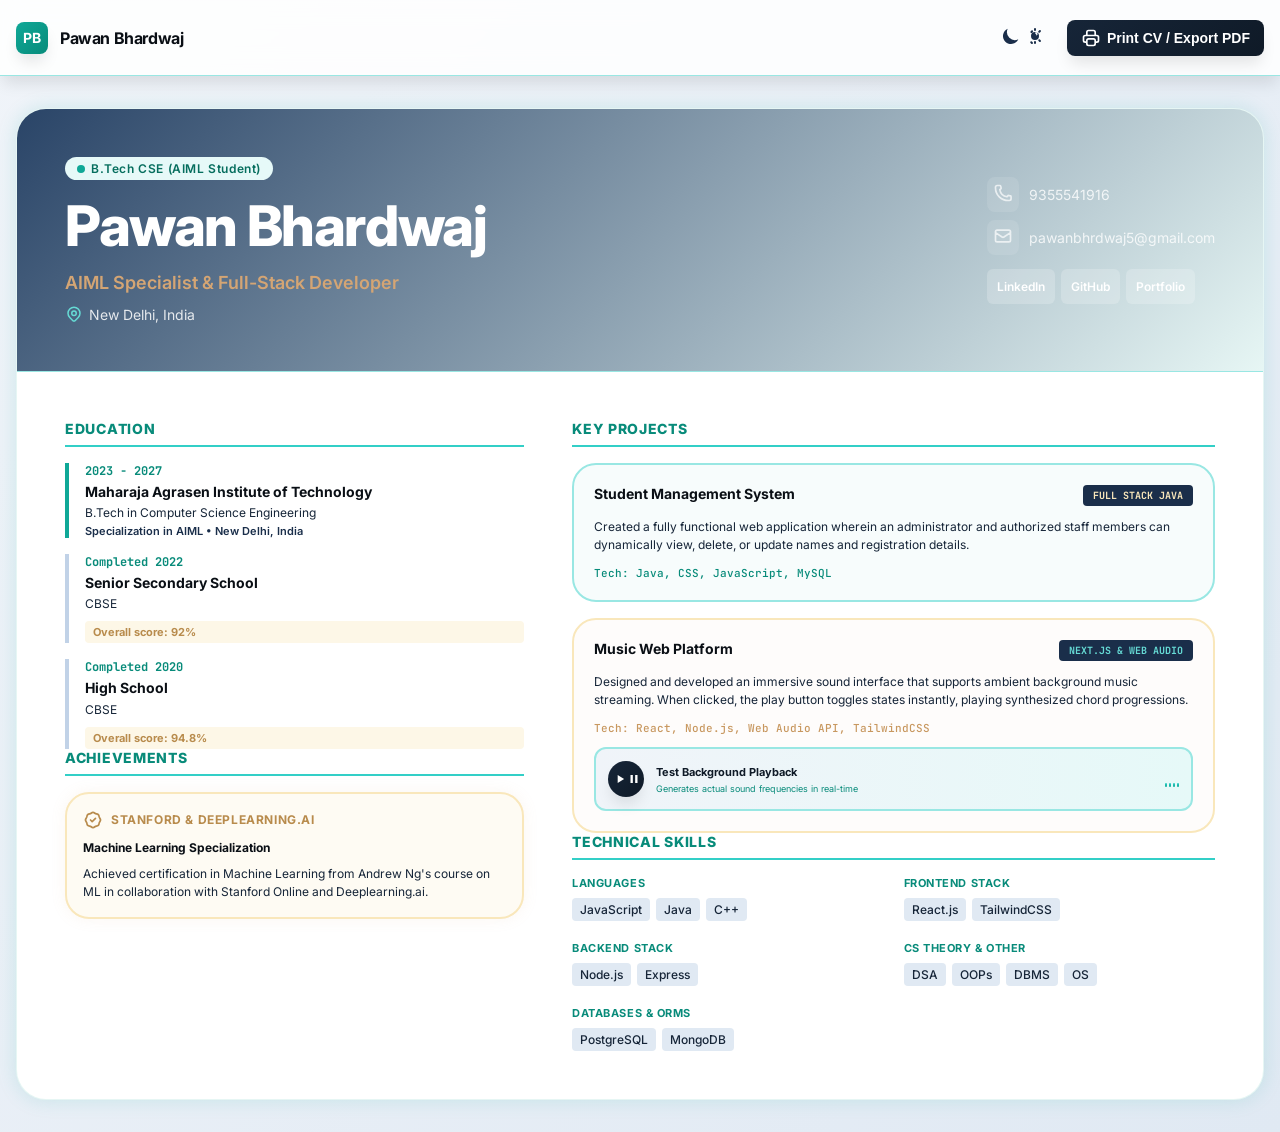
<file: index.html>
<!DOCTYPE html>
<html lang="en">
<head>
    <meta charset="UTF-8">
    <meta name="viewport" content="width=device-width, initial-scale=1.0">
    <title>Pawan Bhardwaj | AIML & Full-Stack Developer CV</title>
    
    <!-- External CSS Stylesheet -->
    <link rel="stylesheet" href="styles.css">
    
    <!-- Google Fonts: Inter & JetBrains Mono -->
    <link rel="preconnect" href="https://fonts.googleapis.com">
    <link rel="preconnect" href="https://fonts.gstatic.com" crossorigin>
    <link href="https://fonts.googleapis.com/css2?family=Inter:wght@300;400;500;600;700;800&family=JetBrains+Mono:wght@400;500;600&display=swap" rel="stylesheet">
</head>
<body>

    <!-- Top Sticky Header -->
    <header class="no-print">
        <div class="header-container">
            <!-- Logo & Brand -->
            <div class="logo-section">
                <div class="logo">PB</div>
                <span class="brand-name">Pawan Bhardwaj</span>
            </div>
            
            <!-- Controls -->
            <div class="controls">
                <!-- Theme Toggle -->
                <button onclick="toggleDarkMode()" class="theme-toggle" title="Toggle Light/Dark Theme">
                    <svg id="theme-dark-icon" class="icon hidden" fill="currentColor" viewBox="0 0 20 20">
                        <path d="M17.293 13.293A8 8 0 016.707 2.707a8.001 8.001 0 1010.586 10.586z"></path>
                    </svg>
                    <svg id="theme-light-icon" class="icon hidden" fill="currentColor" viewBox="0 0 20 20">
                        <path fill-rule="evenodd" d="M10 2a1 1 0 011 1v1a1 1 0 11-2 0V3a1 1 0 011-1zm4 8a4 4 0 11-8 0 4 4 0 018 0zm-.464 4.95l.707.707a1 1 0 001.414-1.414l-.707-.707a1 1 0 00-1.414 1.414zm2.12-10.607a1 1 0 010 1.414l-.707.707a1 1 0 11-1.414-1.414l.707-.707a1 1 0 011.414 0zM10 18a1 1 0 01-1-1v-1a1 1 0 112 0v1a1 1 0 01-1 1zm-4.464-2.464a1 1 0 011.414 0l.707.707a1 1 0 11-1.414 1.414l-.707-.707a1 1 0 010-1.414zm5.657-5.657a1 1 0 000-1.414l-.707-.707a1 1 0 11 1.414-1.414l.707.707a1 1 0 000 1.414zM5.678 6.678a1 1 0 010-1.414l.707-.707a1 1 0 111.414 1.414l-.707.707a1 1 0 01-1.414 0z" clip-rule="evenodd"></path>
                    </svg>
                </button>
                
                <!-- Print Button -->
                <button onclick="window.print()" class="print-btn">
                    <svg class="icon" fill="none" stroke="currentColor" viewBox="0 0 24 24">
                        <path stroke-linecap="round" stroke-linejoin="round" stroke-width="2" d="M17 17h2a2 2 0 002-2v-4a2 2 0 00-2-2H5a2 2 0 00-2 2v4a2 2 0 002 2h2m2 4h6a2 2 0 002-2v-4a2 2 0 00-2-2H9a2 2 0 00-2 2v4a2 2 0 002 2zm8-12V5a2 2 0 00-2-2H9a2 2 0 00-2 2v4h10z"></path>
                    </svg>
                    Print CV / Export PDF
                </button>
            </div>
        </div>
    </header>

    <!-- Toast Notifications -->
    <div id="toast" class="no-print"></div>

    <!-- Main Content -->
    <main>
        <div class="cv-container">
            
            <!-- CV Header Section -->
            <div class="cv-header">
                <div class="header-content">
                    
                    <!-- Identity Section -->
                    <div class="identity-section">
                        <div class="student-badge">
                            <span class="pulse-dot"></span>
                            B.Tech CSE (AIML Student)
                        </div>
                        <h1 class="name-title">Pawan Bhardwaj</h1>
                        <p class="subtitle">AIML Specialist & Full-Stack Developer</p>
                        <p class="location">
                            <svg class="location-icon" fill="none" stroke="currentColor" viewBox="0 0 24 24">
                                <path stroke-linecap="round" stroke-linejoin="round" stroke-width="2" d="M17.657 16.657L13.414 20.9a1.998 1.998 0 01-2.827 0l-4.244-4.243a8 8 0 1111.314 0z"></path>
                                <path stroke-linecap="round" stroke-linejoin="round" stroke-width="2" d="M15 11a3 3 0 11-6 0 3 3 0 016 0z"></path>
                            </svg>
                            New Delhi, India
                        </p>
                    </div>

                    <!-- Contact Section -->
                    <div class="contact-section">
                        <!-- Phone -->
                        <a href="tel:9355541916" class="contact-item">
                            <span class="contact-icon">
                                <svg class="icon" fill="none" stroke="currentColor" viewBox="0 0 24 24">
                                    <path stroke-linecap="round" stroke-linejoin="round" stroke-width="2" d="M3 5a2 2 0 012-2h3.28a1 1 0 01.94.725l.548 2.2a1 1 0 01-.321.988l-1.305.98a10.582 10.5 82 00 8.657 8.657l.98-1.305a1 1 0 01.988-.321l2.2.548a1 1 0 01.725.94V19a2 2 0 01-2 2h-1C9.716 21 3 14.284 3 6V5z"></path>
                                </svg>
                            </span>
                            <span>9355541916</span>
                        </a>
                        
                        <!-- Email -->
                        <a href="mailto:pawanbhrdwaj5@gmail.com" class="contact-item">
                            <span class="contact-icon">
                                <svg class="icon" fill="none" stroke="currentColor" viewBox="0 0 24 24">
                                    <path stroke-linecap="round" stroke-linejoin="round" stroke-width="2" d="M3 8l7.89 5.26a2 2 0 002.22 0L21 8M5 19h14a2 2 0 002-2V7a2 2 0 00-2-2H5a2 2 0 00-2 2v10a2 2 0 002 2z"></path>
                                </svg>
                            </span>
                            <span>pawanbhrdwaj5@gmail.com</span>
                        </a>
                        
                        <!-- Social Links -->
                        <div class="social-links no-print">
                            <a href="https://linkedin.com" target="_blank" class="social-link">LinkedIn</a>
                            <a href="https://github.com" target="_blank" class="social-link">GitHub</a>
                            <a href="#" class="social-link">Portfolio</a>
                        </div>
                    </div>

                </div>
            </div>

            <!-- Content Grid -->
            <div class="content-grid">
                
                <!-- Left Column -->
                <div>
                    
                    <!-- Education Section -->
                    <div class="section">
                        <h2 class="section-title">Education</h2>
                        
                        <div class="education-item">
                            <span class="year">2023 - 2027</span>
                            <h3 class="institution">Maharaja Agrasen Institute of Technology</h3>
                            <p class="degree">B.Tech in Computer Science Engineering</p>
                            <p class="specialization">Specialization in AIML • New Delhi, India</p>
                        </div>

                        <div class="education-item inactive">
                            <span class="year">Completed 2022</span>
                            <h3 class="institution">Senior Secondary School</h3>
                            <p class="degree">CBSE</p>
                            <span class="score-badge">Overall score: 92%</span>
                        </div>

                        <div class="education-item inactive">
                            <span class="year">Completed 2020</span>
                            <h3 class="institution">High School</h3>
                            <p class="degree">CBSE</p>
                            <span class="score-badge">Overall score: 94.8%</span>
                        </div>
                    </div>

                    <!-- Achievements Section -->
                    <div class="section">
                        <h2 class="section-title">Achievements</h2>
                        
                        <div class="achievement-card">
                            <div class="achievement-header">
                                <svg class="achievement-icon" fill="none" stroke="currentColor" viewBox="0 0 24 24">
                                    <path stroke-linecap="round" stroke-linejoin="round" stroke-width="2" d="M9 12l2 2 4-4M7.835 4.697a3.42 3.42 0 001.946-.806 3.42 3.42 0 014.438 0 3.42 3.42 0 001.946.806 3.42 3.42 0 013.138 3.138 3.42 3.42 0 00.806 1.946 3.42 3.42 0 010 4.438 3.42 3.42 0 00-.806 1.946 3.42 3.42 0 01-3.138 3.138 3.42 3.42 0 00-1.946.806 3.42 3.42 0 01-4.438 0 3.42 3.42 0 00-1.946-.806 3.42 3.42 0 01-3.138-3.138 3.42 3.42 0 00-.806-1.946 3.42 3.42 0 010-4.438 3.42 3.42 0 00.806-1.946 3.42 3.42 0 013.138-3.138z"></path>
                                </svg>
                                <span class="achievement-org">Stanford & DeepLearning.AI</span>
                            </div>
                            <h3 class="achievement-title">Machine Learning Specialization</h3>
                            <p class="achievement-desc">
                                Achieved certification in Machine Learning from Andrew Ng's course on ML in collaboration with Stanford Online and Deeplearning.ai.
                            </p>
                        </div>
                    </div>

                </div>

                <!-- Right Column -->
                <div>
                    
                    <!-- Projects Section -->
                    <div class="section">
                        <h2 class="section-title">Key Projects</h2>
                        
                        <!-- Project 1 -->
                        <div class="project-card">
                            <div class="project-header">
                                <h3 class="project-title">Student Management System</h3>
                                <span class="tech-badge">Full Stack Java</span>
                            </div>
                            <p class="project-desc">
                                Created a fully functional web application wherein an administrator and authorized staff members can dynamically view, delete, or update names and registration details.
                            </p>
                            <p class="project-tech">Tech: Java, CSS, JavaScript, MySQL</p>
                        </div>

                        <!-- Project 2 -->
                        <div class="project-card gold">
                            <div class="project-header">
                                <h3 class="project-title">Music Web Platform</h3>
                                <span class="tech-badge teal">Next.js & Web Audio</span>
                            </div>
                            <p class="project-desc">
                                Designed and developed an immersive sound interface that supports ambient background music streaming. When clicked, the play button toggles states instantly, playing synthesized chord progressions.
                            </p>
                            <p class="project-tech gold">Tech: React, Node.js, Web Audio API, TailwindCSS</p>

                            <!-- Audio Demo Widget -->
                            <div class="audio-demo no-print">
                                <div class="audio-controls">
                                    <button onclick="toggleAudio()" id="audio-ctrl-btn" class="play-btn">
                                        <svg id="play-svg" class="play-icon" fill="currentColor" viewBox="0 0 24 24"><path d="M8 5v14l11-7z"/></svg>
                                        <svg id="pause-svg" class="pause-icon hidden" fill="currentColor" viewBox="0 0 24 24"><path d="M6 19h4V5H6v14zm8-14v14h4V5h-4z"/></svg>
                                    </button>
                                    <div class="audio-info">
                                        <p class="audio-title">Test Background Playback</p>
                                        <p class="audio-subtitle">Generates actual sound frequencies in real-time</p>
                                    </div>
                                </div>
                                <div class="visualizer">
                                    <span class="viz-bar"></span>
                                    <span class="viz-bar"></span>
                                    <span class="viz-bar"></span>
                                    <span class="viz-bar"></span>
                                </div>
                            </div>
                        </div>
                    </div>

                    <!-- Technical Skills Section -->
                    <div class="section">
                        <h2 class="section-title">Technical Skills</h2>
                        
                        <div class="skills-grid">
                            <div class="skill-category">
                                <div class="category-title">Languages</div>
                                <div class="skill-tags">
                                    <span class="skill-tag">JavaScript</span>
                                    <span class="skill-tag">Java</span>
                                    <span class="skill-tag">C++</span>
                                </div>
                            </div>

                            <div class="skill-category">
                                <div class="category-title">Frontend Stack</div>
                                <div class="skill-tags">
                                    <span class="skill-tag">React.js</span>
                                    <span class="skill-tag">TailwindCSS</span>
                                </div>
                            </div>

                            <div class="skill-category">
                                <div class="category-title">Backend Stack</div>
                                <div class="skill-tags">
                                    <span class="skill-tag">Node.js</span>
                                    <span class="skill-tag">Express</span>
                                </div>
                            </div>

                            <div class="skill-category">
                                <div class="category-title">CS Theory & Other</div>
                                <div class="skill-tags">
                                    <span class="skill-tag">DSA</span>
                                    <span class="skill-tag">OOPs</span>
                                    <span class="skill-tag">DBMS</span>
                                    <span class="skill-tag">OS</span>
                                </div>
                            </div>

                            <div class="skill-category">
                                <div class="category-title">Databases & ORMs</div>
                                <div class="skill-tags">
                                    <span class="skill-tag">PostgreSQL</span>
                                    <span class="skill-tag">MongoDB</span>
                                </div>
                            </div>
                        </div>
                    </div>

                </div>

            </div>

        </div>
    </main>

    <!-- JavaScript -->
    <script>
        // Initialize theme
        window.addEventListener('DOMContentLoaded', () => {
            const darkIcon = document.getElementById('theme-dark-icon');
            const lightIcon = document.getElementById('theme-light-icon');
            
            if (localStorage.getItem('theme-pawan') === 'dark' || (!('theme-pawan' in localStorage) && window.matchMedia('(prefers-color-scheme: dark)').matches)) {
                document.body.classList.add('dark-mode');
                lightIcon.classList.remove('hidden');
            } else {
                darkIcon.classList.remove('hidden');
            }
        });

        // Theme Toggle
        function toggleDarkMode() {
            const body = document.body;
            const darkIcon = document.getElementById('theme-dark-icon');
            const lightIcon = document.getElementById('theme-light-icon');
            
            body.classList.toggle('dark-mode');
            
            if (body.classList.contains('dark-mode')) {
                localStorage.setItem('theme-pawan', 'dark');
                darkIcon.classList.add('hidden');
                lightIcon.classList.remove('hidden');
                showToast("🌙 Dark Theme Selected");
            } else {
                localStorage.setItem('theme-pawan', 'light');
                darkIcon.classList.remove('hidden');
                lightIcon.classList.add('hidden');
                showToast("☀️ Light Theme Selected");
            }
        }

        // Toast Notification
        function showToast(message) {
            const toast = document.getElementById('toast');
            toast.textContent = message;
            toast.classList.add('show');
            setTimeout(() => {
                toast.classList.remove('show');
            }, 2500);
        }

        // Audio Synthesizer
        let audioCtx = null;
        let mainGainNode = null;
        let ambientOscillator = null;
        let isPlayingAudio = false;
        let visualizerTimer = null;

        function toggleAudio() {
            const playIcon = document.getElementById('play-svg');
            const pauseIcon = document.getElementById('pause-svg');

            if (!isPlayingAudio) {
                if (!audioCtx) {
                    audioCtx = new (window.AudioContext || window.webkitAudioContext)();
                }

                audioCtx.resume().then(() => {
                    startAmbientEngine();
                    isPlayingAudio = true;
                    playIcon.classList.add('hidden');
                    pauseIcon.classList.remove('hidden');
                    startVisualizerMotion();
                    showToast("🎵 Synthesized sound playback initiated!");
                });
            } else {
                stopAmbientEngine();
                isPlayingAudio = false;
                playIcon.classList.remove('hidden');
                pauseIcon.classList.add('hidden');
                stopVisualizerMotion();
                showToast("🔇 Audio Synthesizer Muted");
            }
        }

        function startAmbientEngine() {
            if (!audioCtx) return;

            mainGainNode = audioCtx.createGain();
            mainGainNode.gain.setValueAtTime(0.04, audioCtx.currentTime);
            mainGainNode.connect(audioCtx.destination);

            synthesizeContinuousNotes();
        }

        function synthesizeContinuousNotes() {
            if (!isPlayingAudio) return;

            const rootChords = [261.63, 329.63, 392.00, 493.88];
            const activeFrequency = rootChords[Math.floor(Math.random() * rootChords.length)];

            ambientOscillator = audioCtx.createOscillator();
            ambientOscillator.type = 'triangle';
            ambientOscillator.frequency.setValueAtTime(activeFrequency, audioCtx.currentTime);

            const oscillatorGain = audioCtx.createGain();
            oscillatorGain.gain.setValueAtTime(0, audioCtx.currentTime);
            oscillatorGain.gain.linearRampToValueAtTime(0.04, audioCtx.currentTime + 0.4);
            oscillatorGain.gain.exponentialRampToValueAtTime(0.0001, audioCtx.currentTime + 1.8);

            ambientOscillator.connect(oscillatorGain);
            oscillatorGain.connect(mainGainNode);

            ambientOscillator.start();
            ambientOscillator.stop(audioCtx.currentTime + 1.9);

            setTimeout(synthesizeContinuousNotes, 1400 + Math.random() * 800);
        }

        function stopAmbientEngine() {
            if (ambientOscillator) {
                try {
                    ambientOscillator.stop();
                } catch (e) {}
            }
        }

        function startVisualizerMotion() {
            const bars = document.querySelectorAll('.viz-bar');
            visualizerTimer = setInterval(() => {
                bars.forEach(bar => {
                    const height = Math.floor(Math.random() * 14) + 4;
                    bar.style.height = `${height}px`;
                });
            }, 150);
        }

        function stopVisualizerMotion() {
            if (visualizerTimer) clearInterval(visualizerTimer);
            document.querySelectorAll('.viz-bar').forEach(bar => {
                bar.style.height = '4px';
            });
        }
    </script>

</body>
</html>
</file>
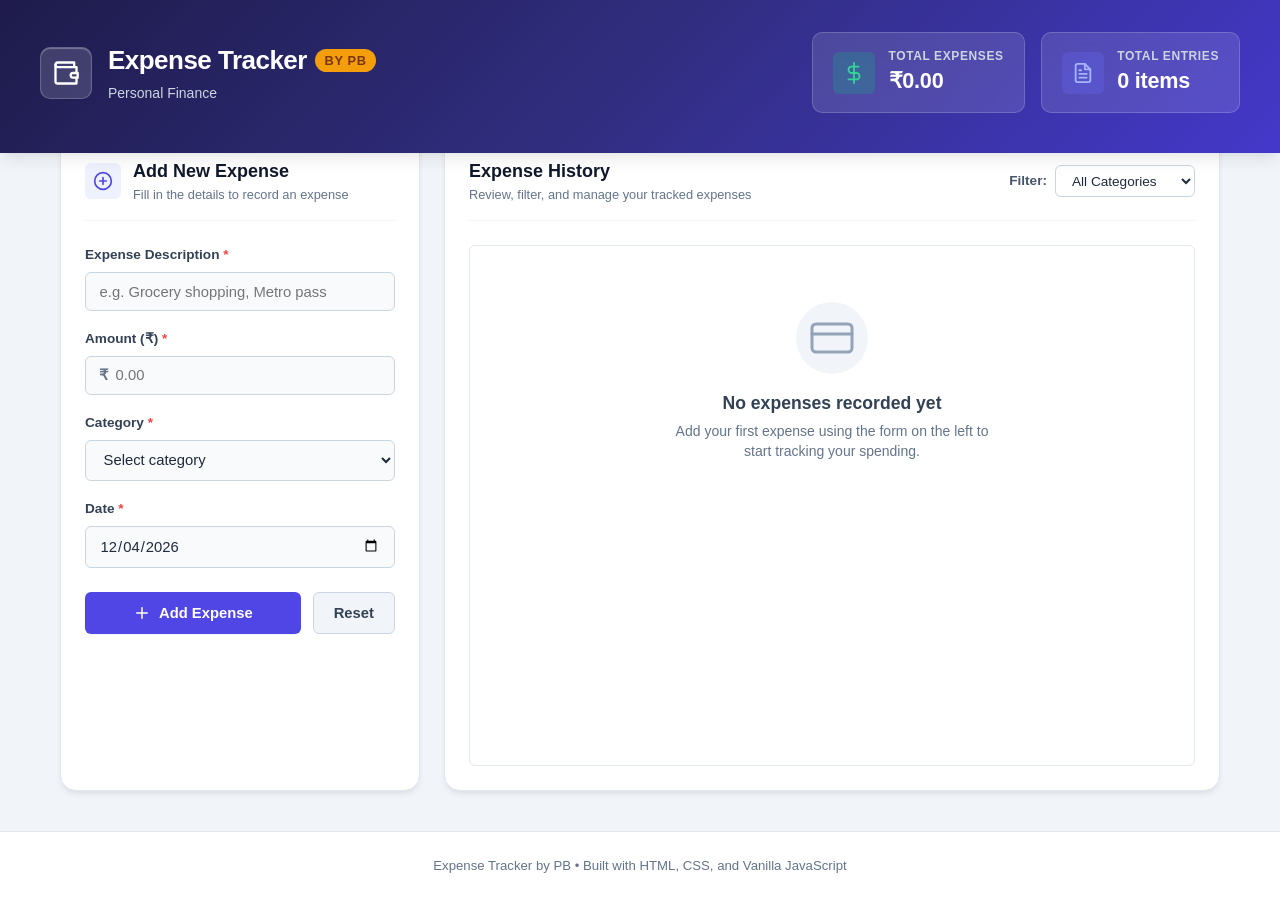
<file: expense_tracker/index.html>
<!DOCTYPE html>
<html lang="en">
<head>
  <meta charset="UTF-8">
  <meta name="viewport" content="width=device-width, initial-scale=1.0">
  <title>Expense Tracker by PB</title>
  <link rel="stylesheet" href="style.css">
</head>
<body>
  <!-- Header & Dashboard -->
  <header class="app-header">
    <div class="header-container">
      <div class="brand">
        <div class="brand-icon">
          <svg width="28" height="28" viewBox="0 0 24 24" fill="none" stroke="currentColor" stroke-width="2" stroke-linecap="round" stroke-linejoin="round">
            <path d="M21 12V7H5a2 2 0 0 1 0-4h14v4"></path>
            <path d="M3 5v14a2 2 0 0 0 2 2h16v-5"></path>
            <path d="M18 12a2 2 0 0 0 0 4h4v-4Z"></path>
          </svg>
        </div>
        <div>
          <h1 class="brand-title">Expense Tracker <span class="author-badge">by PB</span></h1>
          <p class="brand-subtitle">Personal Finance </p>
        </div>
      </div>

      <!-- Dashboard Summary Cards -->
      <div class="dashboard-summary">
        <div class="summary-card total-card">
          <div class="summary-icon">
            <svg width="22" height="22" viewBox="0 0 24 24" fill="none" stroke="currentColor" stroke-width="2" stroke-linecap="round" stroke-linejoin="round">
              <line x1="12" y1="1" x2="12" y2="23"></line>
              <path d="M17 5H9.5a3.5 3.5 0 0 0 0 7h5a3.5 3.5 0 0 1 0 7H6"></path>
            </svg>
          </div>
          <div class="summary-info">
            <span class="summary-label">Total Expenses</span>
            <span class="summary-value" id="dashboard-total">₹0.00</span>
          </div>
        </div>

        <div class="summary-card items-card">
          <div class="summary-icon">
            <svg width="22" height="22" viewBox="0 0 24 24" fill="none" stroke="currentColor" stroke-width="2" stroke-linecap="round" stroke-linejoin="round">
              <path d="M14 2H6a2 2 0 0 0-2 2v16a2 2 0 0 0 2 2h12a2 2 0 0 0 2-2V8z"></path>
              <polyline points="14 2 14 8 20 8"></polyline>
              <line x1="16" y1="13" x2="8" y2="13"></line>
              <line x1="16" y1="17" x2="8" y2="17"></line>
              <polyline points="10 9 9 9 8 9"></polyline>
            </svg>
          </div>
          <div class="summary-info">
            <span class="summary-label">Total Entries</span>
            <span class="summary-value" id="dashboard-count">0 items</span>
          </div>
        </div>
      </div>
    </div>
  </header>

  <!-- Main Content Layout -->
  <main class="main-container">
    <!-- Left Column: Add Expense Form -->
    <section class="card form-section" aria-labelledby="form-heading">
      <div class="card-header">
        <div class="card-header-icon">
          <svg width="20" height="20" viewBox="0 0 24 24" fill="none" stroke="currentColor" stroke-width="2" stroke-linecap="round" stroke-linejoin="round">
            <circle cx="12" cy="12" r="10"></circle>
            <line x1="12" y1="8" x2="12" y2="16"></line>
            <line x1="8" y1="12" x2="16" y2="12"></line>
          </svg>
        </div>
        <div>
          <h2 id="form-heading" class="card-title">Add New Expense</h2>
          <p class="card-subtitle">Fill in the details to record an expense</p>
        </div>
      </div>

      <form id="expense-form" novalidate>
        <!-- Description Field -->
        <div class="form-group">
          <label for="expense-description">Expense Description <span class="required">*</span></label>
          <div class="input-wrapper">
            <input 
              type="text" 
              id="expense-description" 
              name="description" 
              placeholder="e.g. Grocery shopping, Metro pass" 
              maxlength="80"
              autocomplete="off"
            >
          </div>
          <span class="error-msg" id="description-error"></span>
        </div>

        <!-- Amount Field -->
        <div class="form-group">
          <label for="expense-amount">Amount (₹) <span class="required">*</span></label>
          <div class="input-wrapper currency-input">
            <span class="currency-symbol">₹</span>
            <input 
              type="number" 
              id="expense-amount" 
              name="amount" 
              placeholder="0.00" 
              step="0.01" 
              min="0.01"
              max="1000000"
            >
          </div>
          <span class="error-msg" id="amount-error"></span>
        </div>

        <!-- Category Field -->
        <div class="form-group">
          <label for="expense-category">Category <span class="required">*</span></label>
          <div class="input-wrapper">
            <select id="expense-category" name="category">
              <option value="" disabled selected>Select category</option>
              <option value="Food">Food</option>
              <option value="Transport">Transport</option>
              <option value="Shopping">Shopping</option>
              <option value="Bills">Bills</option>
              <option value="Other">Other</option>
            </select>
          </div>
          <span class="error-msg" id="category-error"></span>
        </div>

        <!-- Date Field -->
        <div class="form-group">
          <label for="expense-date">Date <span class="required">*</span></label>
          <div class="input-wrapper">
            <input 
              type="date" 
              id="expense-date" 
              name="date"
            >
          </div>
          <span class="error-msg" id="date-error"></span>
        </div>

        <!-- Action Buttons -->
        <div class="form-actions">
          <button type="submit" class="btn btn-primary" id="submit-btn">
            <svg width="18" height="18" viewBox="0 0 24 24" fill="none" stroke="currentColor" stroke-width="2" stroke-linecap="round" stroke-linejoin="round">
              <line x1="12" y1="5" x2="12" y2="19"></line>
              <line x1="5" y1="12" x2="19" y2="12"></line>
            </svg>
            Add Expense
          </button>
          <button type="button" class="btn btn-secondary" id="reset-btn">Reset</button>
        </div>
      </form>
    </section>

    <!-- Right Column: Expense List / History -->
    <section class="card table-section" aria-labelledby="history-heading">
      <div class="card-header table-card-header">
        <div>
          <h2 id="history-heading" class="card-title">Expense History</h2>
          <p class="card-subtitle">Review, filter, and manage your tracked expenses</p>
        </div>

        <!-- Filter Controls -->
        <div class="table-controls">
          <div class="filter-group">
            <label for="category-filter" class="filter-label">Filter:</label>
            <select id="category-filter" class="filter-select" aria-label="Filter expenses by category">
              <option value="All">All Categories</option>
              <option value="Food">Food</option>
              <option value="Transport">Transport</option>
              <option value="Shopping">Shopping</option>
              <option value="Bills">Bills</option>
              <option value="Other">Other</option>
            </select>
          </div>
        </div>
      </div>

      <!-- Expense Table Container -->
      <div class="table-container">
        <table class="expense-table" id="expense-table">
          <thead>
            <tr>
              <th scope="col" class="th-date">Date</th>
              <th scope="col" class="th-desc">Description</th>
              <th scope="col" class="th-cat">Category</th>
              <th scope="col" class="th-amount text-right">Amount</th>
              <th scope="col" class="th-action text-center">Action</th>
            </tr>
          </thead>
          <tbody id="expense-list-body">
            <!-- Dynamically populated by script.js -->
          </tbody>
          <tfoot id="table-footer">
            <tr>
              <td colspan="3" class="total-label-cell">Total (Filtered)</td>
              <td class="total-val-cell text-right" id="table-total-amount">₹0.00</td>
              <td></td>
            </tr>
          </tfoot>
        </table>

        <!-- Empty State Message -->
        <div class="empty-state" id="empty-state">
          <div class="empty-icon">
            <svg width="48" height="48" viewBox="0 0 24 24" fill="none" stroke="currentColor" stroke-width="1.5" stroke-linecap="round" stroke-linejoin="round">
              <rect x="2" y="5" width="20" height="14" rx="2"></rect>
              <line x1="2" y1="10" x2="22" y2="10"></line>
            </svg>
          </div>
          <h3 class="empty-title">No expenses recorded yet</h3>
          <p class="empty-desc">Add your first expense using the form on the left to start tracking your spending.</p>
        </div>
      </div>
    </section>
  </main>

  <!-- Notification Toast -->
  <div id="toast" class="toast" role="status" aria-live="polite"></div>

  <!-- Footer -->
  <footer class="app-footer">
    <p>Expense Tracker by PB &bull; Built with HTML, CSS, and Vanilla JavaScript</p>
  </footer>

  <script src="script.js"></script>
</body>
</html>
</file>
<file: styles.css>
/* ============================================
   PAWAN BHARDWAJ CV - STYLESHEET
   Modern Design with Base Color Palette
   Navy, Teal, Gold Color Scheme
   ============================================ */

:root {
    /* Primary Colors */
    --navy-50: #f0f4f9;
    --navy-100: #e0e9f3;
    --navy-200: #c1d2e7;
    --navy-300: #a2bbdb;
    --navy-400: #8ba5cf;
    --navy-500: #1e3a5f;
    --navy-600: #1a2e4a;
    --navy-700: #162538;
    --navy-800: #0f1a27;
    --navy-900: #0a0f15;

    /* Accent Colors */
    --teal-50: #e6f9f8;
    --teal-100: #ccf3f1;
    --teal-200: #99e7e3;
    --teal-300: #66dbd5;
    --teal-400: #33cfc7;
    --teal-500: #0fa897;
    --teal-600: #088b7a;
    --teal-700: #066e5e;
    --teal-800: #045141;
    --teal-900: #023425;

    /* Secondary Colors */
    --gold-50: #fefbf3;
    --gold-100: #fdf7e7;
    --gold-200: #fbefd1;
    --gold-300: #f9e7bb;
    --gold-400: #f7dfa5;
    --gold-500: #d4a574;
    --gold-600: #c89860;
    --gold-700: #b88b4c;
    --gold-800: #a87e38;
    --gold-900: #986f24;

    /* Shadows */
    --shadow-sm: 0 1px 2px 0 rgba(0, 0, 0, 0.05);
    --shadow-md: 0 4px 6px -1px rgba(0, 0, 0, 0.1);
    --shadow-lg: 0 10px 15px -3px rgba(0, 0, 0, 0.1);
    --shadow-xl: 0 20px 25px -5px rgba(0, 0, 0, 0.1);
    --shadow-2xl: 0 25px 50px -12px rgba(0, 0, 0, 0.25);

    /* Transitions */
    --transition-fast: 150ms cubic-bezier(0.4, 0, 0.2, 1);
    --transition-normal: 300ms cubic-bezier(0.4, 0, 0.2, 1);
}

/* ============================================
   GLOBAL STYLES
   ============================================ */

* {
    margin: 0;
    padding: 0;
    box-sizing: border-box;
    transition: background-color var(--transition-fast), 
                border-color var(--transition-fast), 
                color var(--transition-fast);
}

html {
    scroll-behavior: smooth;
}

body {
    font-family: 'Inter', -apple-system, BlinkMacSystemFont, 'Segoe UI', sans-serif;
    background: linear-gradient(135deg, var(--navy-50) 0%, var(--navy-100) 100%);
    color: var(--navy-900);
    min-height: 100vh;
    position: relative;
}

body.dark-mode {
    background: linear-gradient(135deg, var(--navy-900) 0%, var(--navy-800) 100%);
    color: var(--navy-50);
}

/* ============================================
   SCROLLBAR STYLING
   ============================================ */

::-webkit-scrollbar {
    width: 8px;
    height: 8px;
}

::-webkit-scrollbar-track {
    background: transparent;
}

::-webkit-scrollbar-thumb {
    background: rgba(15, 168, 151, 0.15);
    border-radius: 99px;
}

::-webkit-scrollbar-thumb:hover {
    background: rgba(15, 168, 151, 0.3);
}

/* ============================================
   HEADER STYLES
   ============================================ */

header {
    position: sticky;
    top: 0;
    z-index: 40;
    background: rgba(255, 255, 255, 0.85);
    backdrop-filter: blur(12px);
    border-bottom: 1px solid var(--teal-200);
    padding: 1rem;
    box-shadow: var(--shadow-lg);
    transition: all var(--transition-normal);
}

header.dark-mode {
    background: rgba(10, 15, 21, 0.85);
    border-bottom-color: rgba(15, 168, 151, 0.3);
}

.header-container {
    max-width: 80rem;
    margin: 0 auto;
    display: flex;
    align-items: center;
    justify-content: space-between;
    gap: 1rem;
}

.logo-section {
    display: flex;
    align-items: center;
    gap: 0.75rem;
}

.logo {
    width: 2rem;
    height: 2rem;
    border-radius: 0.5rem;
    background: linear-gradient(135deg, var(--teal-500) 0%, var(--teal-600) 100%);
    display: flex;
    align-items: center;
    justify-content: center;
    color: white;
    font-weight: bold;
    font-size: 0.875rem;
    box-shadow: var(--shadow-lg);
}

.brand-name {
    font-weight: 700;
    letter-spacing: -0.025em;
    color: var(--navy-900);
}

header.dark-mode .brand-name {
    color: white;
}

.controls {
    display: flex;
    align-items: center;
    gap: 0.75rem;
}

.theme-toggle {
    padding: 0.625rem;
    background: transparent;
    border: none;
    cursor: pointer;
    color: var(--navy-600);
    border-radius: 0.75rem;
    transition: background-color var(--transition-fast);
}

header.dark-mode .theme-toggle {
    color: var(--gold-400);
}

.theme-toggle:hover {
    background-color: var(--navy-100);
}

header.dark-mode .theme-toggle:hover {
    background-color: var(--navy-800);
}

.icon {
    width: 1.25rem;
    height: 1.25rem;
}

.print-btn {
    display: flex;
    align-items: center;
    gap: 0.375rem;
    background: linear-gradient(135deg, var(--navy-700) 0%, var(--navy-800) 100%);
    color: white;
    border: none;
    padding: 0.5rem 0.875rem;
    border-radius: 0.5rem;
    font-size: 0.875rem;
    font-weight: 600;
    cursor: pointer;
    box-shadow: var(--shadow-lg);
    transition: all var(--transition-fast);
}

header.dark-mode .print-btn {
    background: linear-gradient(135deg, var(--gold-600) 0%, var(--gold-700) 100%);
    color: var(--navy-900);
}

.print-btn:hover {
    transform: translateY(-2px);
    box-shadow: var(--shadow-xl);
}

/* ============================================
   TOAST NOTIFICATIONS
   ============================================ */

#toast {
    position: fixed;
    bottom: 1.5rem;
    right: 1.5rem;
    z-index: 50;
    background: var(--navy-900);
    color: white;
    padding: 0.75rem 1rem;
    border-radius: 0.5rem;
    box-shadow: var(--shadow-lg);
    font-weight: 500;
    transform: translateY(5rem);
    opacity: 0;
    transition: all var(--transition-normal);
}

header.dark-mode + #toast {
    background: var(--gold-400);
    color: var(--navy-900);
}

#toast.show {
    transform: translateY(0);
    opacity: 1;
}

/* ============================================
   MAIN CONTENT
   ============================================ */

main {
    max-width: 80rem;
    margin: 0 auto;
    padding: 2rem 1rem;
}

.cv-container {
    background: white;
    border-radius: 1.875rem;
    border: 1px solid rgba(15, 168, 151, 0.1);
    box-shadow: 0 0 20px rgba(15, 168, 151, 0.15);
    overflow: hidden;
}

body.dark-mode .cv-container {
    background: var(--navy-800);
    border-color: rgba(15, 168, 151, 0.3);
}

/* ============================================
   HEADER SECTION (CV Header)
   ============================================ */

.cv-header {
    padding: 3rem;
    border-bottom: 1px solid var(--teal-200);
    background: linear-gradient(135deg, rgba(30, 58, 95, 0.95) 0%, rgba(15, 168, 151, 0.1) 100%);
}

body.dark-mode .cv-header {
    background: linear-gradient(135deg, rgba(15, 26, 38, 0.98) 0%, rgba(15, 168, 151, 0.08) 100%);
    border-bottom-color: rgba(15, 168, 151, 0.3);
}

.header-content {
    display: flex;
    flex-direction: column;
    gap: 2rem;
}

@media (min-width: 768px) {
    .header-content {
        flex-direction: row;
        align-items: center;
        justify-content: space-between;
    }
}

.identity-section {
    display: flex;
    flex-direction: column;
    gap: 0.75rem;
}

.student-badge {
    display: inline-flex;
    align-items: center;
    gap: 0.375rem;
    background: var(--teal-50);
    color: var(--teal-700);
    padding: 0.25rem 0.75rem;
    border-radius: 9999px;
    font-size: 0.75rem;
    font-weight: 600;
    letter-spacing: 0.05em;
    width: fit-content;
}

body.dark-mode .student-badge {
    background: rgba(15, 168, 151, 0.2);
    color: var(--teal-300);
}

.pulse-dot {
    width: 0.5rem;
    height: 0.5rem;
    background: var(--teal-500);
    border-radius: 50%;
    animation: pulse 2s cubic-bezier(0.4, 0, 0.6, 1) infinite;
}

@keyframes pulse {
    0%, 100% {
        opacity: 1;
    }
    50% {
        opacity: 0.5;
    }
}

.name-title {
    font-size: 3rem;
    font-weight: 800;
    letter-spacing: -0.025em;
    color: white;
}

@media (min-width: 768px) {
    .name-title {
        font-size: 3.5rem;
    }
}

.subtitle {
    font-size: 1.125rem;
    color: var(--gold-500);
    font-weight: 600;
}

body.dark-mode .subtitle {
    color: var(--gold-400);
}

.location {
    color: rgba(255, 255, 255, 0.85);
    font-size: 0.875rem;
    display: flex;
    align-items: center;
    gap: 0.375rem;
}

.location-icon {
    width: 1.125rem;
    height: 1.125rem;
    color: var(--teal-300);
}

.contact-section {
    display: flex;
    flex-direction: column;
    gap: 0.5rem;
    font-size: 0.875rem;
}

.contact-item {
    display: flex;
    align-items: center;
    gap: 0.625rem;
    color: rgba(255, 255, 255, 0.8);
    text-decoration: none;
    transition: color var(--transition-fast);
}

.contact-item:hover {
    color: var(--gold-400);
}

.contact-icon {
    padding: 0.375rem;
    background: rgba(255, 255, 255, 0.1);
    border-radius: 0.5rem;
    color: rgba(255, 255, 255, 0.7);
}

.contact-item:hover .contact-icon {
    background: rgba(212, 165, 116, 0.2);
    color: var(--gold-400);
}

.social-links {
    display: flex;
    align-items: center;
    gap: 0.375rem;
    margin-top: 0.375rem;
}

.social-link {
    padding: 0.625rem;
    font-size: 0.75rem;
    font-weight: 600;
    background: rgba(255, 255, 255, 0.2);
    color: white;
    text-decoration: none;
    border-radius: 0.375rem;
    transition: all var(--transition-fast);
}

.social-link:hover {
    background: var(--teal-400);
    color: var(--navy-900);
}

body.dark-mode .social-link:hover {
    background: var(--gold-400);
}

/* ============================================
   CONTENT GRID
   ============================================ */

.content-grid {
    display: grid;
    grid-template-columns: 1fr;
    gap: 2rem;
    padding: 3rem;
}

@media (min-width: 768px) {
    .content-grid {
        grid-template-columns: 5fr 7fr;
        gap: 3rem;
    }
}

/* ============================================
   SECTION STYLES
   ============================================ */

.section {
    display: flex;
    flex-direction: column;
    gap: 1rem;
}

.section-title {
    font-size: 0.875rem;
    font-weight: 800;
    letter-spacing: 0.05em;
    color: var(--teal-600);
    text-transform: uppercase;
    padding-bottom: 0.5rem;
    border-bottom: 2px solid var(--teal-400);
}

body.dark-mode .section-title {
    color: var(--teal-400);
}

/* ============================================
   EDUCATION SECTION
   ============================================ */

.education-item {
    position: relative;
    padding-left: 1rem;
    border-left: 4px solid var(--teal-500);
    display: flex;
    flex-direction: column;
    gap: 0.25rem;
}

.education-item.inactive {
    border-left-color: var(--navy-200);
}

body.dark-mode .education-item.inactive {
    border-left-color: var(--navy-700);
}

.year {
    font-size: 0.75rem;
    font-weight: 700;
    font-family: 'JetBrains Mono', monospace;
    color: var(--teal-600);
}

body.dark-mode .year {
    color: var(--teal-400);
}

.institution {
    font-weight: 700;
    color: var(--navy-900);
    font-size: 0.875rem;
    line-height: 1.3;
}

body.dark-mode .institution {
    color: white;
}

.degree {
    font-size: 0.75rem;
    color: var(--navy-700);
}

body.dark-mode .degree {
    color: var(--navy-200);
}

.specialization {
    font-size: 0.6875rem;
    font-weight: 600;
    color: var(--navy-600);
}

body.dark-mode .specialization {
    color: var(--navy-300);
}

.score-badge {
    display: inline-block;
    margin-top: 0.375rem;
    padding: 0.25rem 0.5rem;
    background: var(--gold-100);
    color: var(--gold-700);
    font-size: 0.6875rem;
    font-weight: 700;
    border-radius: 0.25rem;
}

body.dark-mode .score-badge {
    background: rgba(212, 165, 116, 0.2);
    color: var(--gold-300);
}

/* ============================================
   ACHIEVEMENTS SECTION
   ============================================ */

.achievement-card {
    padding: 1rem;
    border-radius: 1.5rem;
    background: var(--gold-50);
    border: 2px solid var(--gold-300);
    display: flex;
    flex-direction: column;
    gap: 0.625rem;
    box-shadow: 0 0 15px rgba(212, 165, 116, 0.1);
}

body.dark-mode .achievement-card {
    background: rgba(212, 165, 116, 0.1);
    border-color: rgba(212, 165, 116, 0.3);
}

.achievement-header {
    display: flex;
    align-items: center;
    gap: 0.5rem;
    color: var(--gold-700);
}

body.dark-mode .achievement-header {
    color: var(--gold-400);
}

.achievement-icon {
    width: 1.25rem;
    height: 1.25rem;
    flex-shrink: 0;
}

.achievement-org {
    font-size: 0.75rem;
    font-weight: 700;
    letter-spacing: 0.05em;
    text-transform: uppercase;
}

.achievement-title {
    font-weight: 700;
    color: var(--navy-900);
    font-size: 0.75rem;
}

body.dark-mode .achievement-title {
    color: white;
}

.achievement-desc {
    font-size: 0.75rem;
    color: var(--navy-700);
    line-height: 1.5;
}

body.dark-mode .achievement-desc {
    color: var(--navy-200);
}

/* ============================================
   PROJECTS SECTION
   ============================================ */

.project-card {
    padding: 1.25rem;
    border-radius: 1.5rem;
    border: 2px solid var(--teal-200);
    background: rgba(15, 168, 151, 0.03);
    display: flex;
    flex-direction: column;
    gap: 0.75rem;
    transition: all var(--transition-normal);
}

.project-card:hover {
    border-color: var(--teal-400);
    background: rgba(15, 168, 151, 0.08);
}

body.dark-mode .project-card {
    border-color: rgba(15, 168, 151, 0.3);
    background: rgba(15, 168, 151, 0.05);
}

body.dark-mode .project-card:hover {
    border-color: var(--teal-600);
    background: rgba(15, 168, 151, 0.1);
}

.project-card.gold {
    border-color: var(--gold-300);
    background: rgba(212, 165, 116, 0.03);
}

.project-card.gold:hover {
    border-color: var(--gold-400);
    background: rgba(212, 165, 116, 0.08);
}

body.dark-mode .project-card.gold {
    border-color: rgba(212, 165, 116, 0.3);
    background: rgba(212, 165, 116, 0.05);
}

.project-header {
    display: flex;
    align-items: flex-start;
    justify-content: space-between;
    gap: 1rem;
}

.project-title {
    font-weight: 700;
    color: var(--navy-900);
    font-size: 0.875rem;
}

body.dark-mode .project-title {
    color: white;
}

.tech-badge {
    font-size: 0.625rem;
    font-weight: 700;
    font-family: 'JetBrains Mono', monospace;
    background: var(--navy-600);
    color: var(--gold-300);
    padding: 0.25rem 0.625rem;
    border-radius: 0.25rem;
    text-transform: uppercase;
    flex-shrink: 0;
    white-space: nowrap;
}

.tech-badge.teal {
    background: var(--navy-600);
    color: var(--teal-300);
}

.project-desc {
    font-size: 0.75rem;
    color: var(--navy-700);
    line-height: 1.5;
}

body.dark-mode .project-desc {
    color: var(--navy-200);
}

.project-tech {
    font-size: 0.6875rem;
    font-weight: 500;
    font-family: 'JetBrains Mono', monospace;
    color: var(--teal-600);
}

body.dark-mode .project-tech {
    color: var(--teal-400);
}

.project-tech.gold {
    color: var(--gold-600);
}

body.dark-mode .project-tech.gold {
    color: var(--gold-400);
}

/* ============================================
   AUDIO DEMO WIDGET
   ============================================ */

.audio-demo {
    display: flex;
    align-items: center;
    justify-content: space-between;
    background: linear-gradient(to right, var(--navy-50), var(--teal-50));
    padding: 0.75rem;
    border-radius: 0.75rem;
    border: 2px solid var(--teal-200);
}

body.dark-mode .audio-demo {
    background: linear-gradient(to right, var(--navy-800), var(--navy-700));
    border-color: rgba(15, 168, 151, 0.3);
}

.audio-controls {
    display: flex;
    align-items: center;
    gap: 0.75rem;
}

.play-btn {
    width: 2.25rem;
    height: 2.25rem;
    border-radius: 50%;
    background: linear-gradient(135deg, var(--navy-700) 0%, var(--navy-800) 100%);
    color: white;
    border: none;
    display: flex;
    align-items: center;
    justify-content: center;
    cursor: pointer;
    transition: all var(--transition-fast);
    box-shadow: var(--shadow-lg);
}

body.dark-mode .play-btn {
    background: linear-gradient(135deg, var(--gold-600) 0%, var(--gold-700) 100%);
    color: var(--navy-900);
}

.play-btn:hover {
    transform: scale(1.05);
    box-shadow: var(--shadow-xl);
}

.play-icon, .pause-icon {
    width: 0.875rem;
    height: 0.875rem;
}

.play-icon {
    margin-left: 0.125rem;
}

.audio-info {
    display: flex;
    flex-direction: column;
    gap: 0.25rem;
}

.audio-title {
    font-size: 0.6875rem;
    font-weight: 700;
    color: var(--navy-800);
}

body.dark-mode .audio-title {
    color: white;
}

.audio-subtitle {
    font-size: 0.5625rem;
    color: var(--teal-600);
}

body.dark-mode .audio-subtitle {
    color: var(--teal-400);
}

.visualizer {
    display: flex;
    align-items: flex-end;
    gap: 0.125rem;
    height: 1rem;
}

.viz-bar {
    width: 0.125rem;
    height: 0.25rem;
    background: linear-gradient(to top, var(--teal-500), var(--teal-400));
    border-radius: 99px;
    transition: height var(--transition-fast);
}

/* ============================================
   SKILLS SECTION
   ============================================ */

.skills-grid {
    display: grid;
    grid-template-columns: 1fr;
    gap: 1.25rem;
    font-size: 0.75rem;
}

@media (min-width: 640px) {
    .skills-grid {
        grid-template-columns: 1fr 1fr;
    }
}

.skill-category {
    display: flex;
    flex-direction: column;
    gap: 0.5rem;
}

.category-title {
    font-size: 0.6875rem;
    font-weight: 700;
    color: var(--teal-600);
    text-transform: uppercase;
    letter-spacing: 0.05em;
}

body.dark-mode .category-title {
    color: var(--teal-400);
}

.skill-tags {
    display: flex;
    flex-wrap: wrap;
    gap: 0.375rem;
}

.skill-tag {
    padding: 0.25rem 0.5rem;
    background: var(--navy-100);
    color: var(--navy-700);
    border-radius: 0.25rem;
    font-weight: 500;
    transition: all var(--transition-fast);
    cursor: default;
}

body.dark-mode .skill-tag {
    background: rgba(15, 168, 151, 0.2);
    color: var(--teal-300);
}

.skill-tag:hover {
    background: var(--navy-200);
}

body.dark-mode .skill-tag:hover {
    background: rgba(15, 168, 151, 0.3);
}

/* ============================================
   PRINT STYLES
   ============================================ */

@media print {
    .no-print {
        display: none !important;
    }

    body {
        background: white !important;
        color: var(--navy-900) !important;
    }

    header {
        display: none !important;
    }

    #toast {
        display: none !important;
    }

    main {
        padding: 0 !important;
    }

    .cv-container {
        box-shadow: none !important;
        border: none !important;
        border-radius: 0 !important;
    }

    .cv-header {
        background: white !important;
        color: var(--navy-900) !important;
        border-bottom: 1px solid #e0e9f3 !important;
    }

    .name-title,
    .location,
    .contact-item {
        color: var(--navy-900) !important;
    }

    .subtitle {
        color: var(--navy-600) !important;
    }
}

/* ============================================
   RESPONSIVE DESIGN
   ============================================ */

@media (max-width: 640px) {
    .cv-header {
        padding: 1.5rem;
    }

    .content-grid {
        padding: 1.5rem;
        grid-template-columns: 1fr;
        gap: 1.5rem;
    }

    .name-title {
        font-size: 2rem;
    }

    .header-content {
        gap: 1rem;
    }

    .project-header {
        flex-direction: column;
    }

    .tech-badge {
        align-self: flex-start;
    }
}

/* ============================================
   DARK MODE UTILITIES
   ============================================ */

body.dark-mode {
    color: var(--navy-50);
}

body.dark-mode .section-title {
    border-bottom-color: var(--teal-500);
}

body.dark-mode .skill-category {
    color: var(--navy-200);
}
</file>
<file: expense_tracker/style.css>
/* ==========================================================================
   Expense Tracker by PB - Modern & Responsive Stylesheet
   Pure CSS without external framework dependencies
   ========================================================================== */

/* Design Tokens & CSS Variables */
:root {
  --primary: #4f46e5;
  --primary-hover: #4338ca;
  --primary-light: #eef2ff;
  --primary-focus: rgba(79, 70, 229, 0.2);

  --slate-900: #0f172a;
  --slate-800: #1e293b;
  --slate-700: #334155;
  --slate-600: #475569;
  --slate-500: #64748b;
  --slate-400: #94a3b8;
  --slate-300: #cbd5e1;
  --slate-200: #e2e8f0;
  --slate-100: #f1f5f9;
  --slate-50: #f8fafc;
  --white: #ffffff;

  --success: #10b981;
  --success-bg: #ecfdf5;
  --danger: #ef4444;
  --danger-hover: #dc2626;
  --danger-bg: #fef2f2;
  --danger-light: #fee2e2;

  /* Category Specific Colors */
  --cat-food-text: #b45309;
  --cat-food-bg: #fef3c7;
  --cat-food-border: #fde68a;

  --cat-transport-text: #1d4ed8;
  --cat-transport-bg: #dbeafe;
  --cat-transport-border: #bfdbfe;

  --cat-shopping-text: #6d28d9;
  --cat-shopping-bg: #ede9fe;
  --cat-shopping-border: #ddd6fe;

  --cat-bills-text: #be123c;
  --cat-bills-bg: #ffe4e6;
  --cat-bills-border: #fecdd3;

  --cat-other-text: #0f766e;
  --cat-other-bg: #ccfbf1;
  --cat-other-border: #99f6e4;

  --radius-sm: 6px;
  --radius-md: 10px;
  --radius-lg: 16px;
  --radius-full: 9999px;

  --shadow-sm: 0 1px 2px 0 rgba(0, 0, 0, 0.05);
  --shadow-md: 0 4px 6px -1px rgba(0, 0, 0, 0.07), 0 2px 4px -2px rgba(0, 0, 0, 0.05);
  --shadow-lg: 0 10px 15px -3px rgba(0, 0, 0, 0.08), 0 4px 6px -4px rgba(0, 0, 0, 0.04);
  --shadow-xl: 0 20px 25px -5px rgba(0, 0, 0, 0.1), 0 8px 10px -6px rgba(0, 0, 0, 0.06);

  --font-family: -apple-system, BlinkMacSystemFont, "Segoe UI", Roboto, "Helvetica Neue", Arial, sans-serif;
  --transition-fast: 150ms ease;
  --transition-normal: 250ms ease;
}

/* CSS Reset & Baseline */
*, *::before, *::after {
  box-sizing: border-box;
  margin: 0;
  padding: 0;
}

body {
  font-family: var(--font-family);
  background-color: var(--slate-100);
  color: var(--slate-800);
  line-height: 1.5;
  min-height: 100vh;
  display: flex;
  flex-direction: column;
  -webkit-font-smoothing: antialiased;
}

/* --------------------------------------------------------------------------
   Header & Dashboard Summary
   -------------------------------------------------------------------------- */
.app-header {
  background: linear-gradient(135deg, #1e1b4b 0%, #312e81 50%, #4338ca 100%);
  color: var(--white);
  padding: 2rem 1.25rem 2.5rem;
  box-shadow: var(--shadow-lg);
  position: relative;
}

.header-container {
  max-width: 1200px;
  margin: 0 auto;
  display: flex;
  justify-content: space-between;
  align-items: center;
  flex-wrap: wrap;
  gap: 1.5rem;
}

.brand {
  display: flex;
  align-items: center;
  gap: 1rem;
}

.brand-icon {
  background: rgba(255, 255, 255, 0.15);
  backdrop-filter: blur(8px);
  width: 52px;
  height: 52px;
  border-radius: var(--radius-md);
  display: flex;
  align-items: center;
  justify-content: center;
  border: 1px solid rgba(255, 255, 255, 0.2);
  color: var(--white);
  box-shadow: inset 0 1px 1px rgba(255, 255, 255, 0.3);
}

.brand-title {
  font-size: 1.625rem;
  font-weight: 700;
  letter-spacing: -0.02em;
  display: flex;
  align-items: center;
  gap: 0.5rem;
  flex-wrap: wrap;
}

.author-badge {
  font-size: 0.8rem;
  font-weight: 700;
  background: #f59e0b;
  color: #78350f;
  padding: 0.15rem 0.6rem;
  border-radius: var(--radius-full);
  letter-spacing: 0.05em;
  text-transform: uppercase;
}

.brand-subtitle {
  font-size: 0.875rem;
  color: var(--slate-300);
  margin-top: 0.2rem;
}

/* Dashboard Summary Cards */
.dashboard-summary {
  display: flex;
  gap: 1rem;
  flex-wrap: wrap;
}

.summary-card {
  background: rgba(255, 255, 255, 0.12);
  backdrop-filter: blur(12px);
  border: 1px solid rgba(255, 255, 255, 0.18);
  border-radius: var(--radius-md);
  padding: 0.9rem 1.25rem;
  min-width: 180px;
  display: flex;
  align-items: center;
  gap: 0.85rem;
  transition: transform var(--transition-fast), background var(--transition-fast);
}

.summary-card:hover {
  background: rgba(255, 255, 255, 0.18);
  transform: translateY(-2px);
}

.summary-icon {
  width: 42px;
  height: 42px;
  border-radius: var(--radius-sm);
  display: flex;
  align-items: center;
  justify-content: center;
}

.total-card .summary-icon {
  background: rgba(16, 185, 129, 0.25);
  color: #34d399;
}

.items-card .summary-icon {
  background: rgba(99, 102, 241, 0.3);
  color: #a5b4fc;
}

.summary-info {
  display: flex;
  flex-direction: column;
}

.summary-label {
  font-size: 0.75rem;
  text-transform: uppercase;
  letter-spacing: 0.05em;
  color: var(--slate-300);
  font-weight: 600;
}

.summary-value {
  font-size: 1.35rem;
  font-weight: 700;
  color: var(--white);
  letter-spacing: -0.01em;
}

/* --------------------------------------------------------------------------
   Main Layout & Cards
   -------------------------------------------------------------------------- */
.main-container {
  max-width: 1200px;
  width: 100%;
  margin: -1.25rem auto 2.5rem;
  padding: 0 1.25rem;
  display: grid;
  grid-template-columns: 360px 1fr;
  gap: 1.5rem;
  flex: 1;
}

.card {
  background: var(--white);
  border-radius: var(--radius-lg);
  box-shadow: var(--shadow-md);
  border: 1px solid var(--slate-200);
  padding: 1.5rem;
  display: flex;
  flex-direction: column;
}

.card-header {
  display: flex;
  align-items: center;
  gap: 0.75rem;
  margin-bottom: 1.5rem;
  padding-bottom: 1rem;
  border-bottom: 1px solid var(--slate-100);
}

.card-header-icon {
  width: 36px;
  height: 36px;
  border-radius: var(--radius-sm);
  background: var(--primary-light);
  color: var(--primary);
  display: flex;
  align-items: center;
  justify-content: center;
}

.card-title {
  font-size: 1.125rem;
  font-weight: 700;
  color: var(--slate-900);
}

.card-subtitle {
  font-size: 0.8rem;
  color: var(--slate-500);
}

/* --------------------------------------------------------------------------
   Expense Form Styles
   -------------------------------------------------------------------------- */
.form-group {
  margin-bottom: 1.15rem;
  display: flex;
  flex-direction: column;
}

label {
  font-size: 0.85rem;
  font-weight: 600;
  color: var(--slate-700);
  margin-bottom: 0.4rem;
}

.required {
  color: var(--danger);
  font-weight: 700;
}

.input-wrapper {
  position: relative;
  display: flex;
  align-items: center;
}

input[type="text"],
input[type="number"],
input[type="date"],
select {
  width: 100%;
  padding: 0.65rem 0.85rem;
  font-size: 0.925rem;
  font-family: inherit;
  color: var(--slate-800);
  background-color: var(--slate-50);
  border: 1px solid var(--slate-300);
  border-radius: var(--radius-sm);
  transition: all var(--transition-fast);
  outline: none;
}

input[type="text"]:focus,
input[type="number"]:focus,
input[type="date"]:focus,
select:focus {
  background-color: var(--white);
  border-color: var(--primary);
  box-shadow: 0 0 0 3px var(--primary-focus);
}

/* Currency input specific */
.currency-input {
  position: relative;
}

.currency-symbol {
  position: absolute;
  left: 0.85rem;
  font-weight: 600;
  color: var(--slate-500);
  pointer-events: none;
  font-size: 0.95rem;
}

.currency-input input {
  padding-left: 1.85rem;
}

/* Validation states */
input.is-invalid,
select.is-invalid {
  border-color: var(--danger) !important;
  background-color: var(--danger-bg) !important;
}

input.is-invalid:focus,
select.is-invalid:focus {
  box-shadow: 0 0 0 3px rgba(239, 68, 68, 0.2) !important;
}

.error-msg {
  display: none;
  font-size: 0.75rem;
  color: var(--danger);
  margin-top: 0.3rem;
  font-weight: 500;
}

.error-msg.visible {
  display: block;
}

/* Form Buttons */
.form-actions {
  display: flex;
  gap: 0.75rem;
  margin-top: 1.5rem;
}

.btn {
  display: inline-flex;
  align-items: center;
  justify-content: center;
  gap: 0.5rem;
  font-size: 0.925rem;
  font-weight: 600;
  padding: 0.7rem 1.25rem;
  border-radius: var(--radius-sm);
  border: 1px solid transparent;
  cursor: pointer;
  transition: all var(--transition-fast);
  font-family: inherit;
}

.btn-primary {
  flex: 1;
  background-color: var(--primary);
  color: var(--white);
  box-shadow: var(--shadow-sm);
}

.btn-primary:hover {
  background-color: var(--primary-hover);
  box-shadow: var(--shadow-md);
  transform: translateY(-1px);
}

.btn-primary:active {
  transform: translateY(0);
}

.btn-secondary {
  background-color: var(--slate-100);
  color: var(--slate-700);
  border-color: var(--slate-300);
}

.btn-secondary:hover {
  background-color: var(--slate-200);
  color: var(--slate-900);
}

/* --------------------------------------------------------------------------
   Expense List & Table Styles
   -------------------------------------------------------------------------- */
.table-card-header {
  display: flex;
  justify-content: space-between;
  align-items: center;
  flex-wrap: wrap;
  gap: 1rem;
}

.table-controls {
  display: flex;
  align-items: center;
  gap: 0.5rem;
}

.filter-group {
  display: flex;
  align-items: center;
  gap: 0.5rem;
}

.filter-label {
  font-size: 0.85rem;
  font-weight: 600;
  color: var(--slate-600);
  margin-bottom: 0;
}

.filter-select {
  padding: 0.4rem 0.75rem;
  font-size: 0.85rem;
  background-color: var(--white);
  border-radius: var(--radius-sm);
  min-width: 140px;
}

.table-container {
  position: relative;
  overflow-x: auto;
  border-radius: var(--radius-sm);
  border: 1px solid var(--slate-200);
  background: var(--white);
  flex: 1;
}

.expense-table {
  width: 100%;
  border-collapse: collapse;
  text-align: left;
  font-size: 0.9rem;
}

.expense-table th {
  background-color: var(--slate-50);
  color: var(--slate-600);
  font-weight: 600;
  padding: 0.85rem 1rem;
  border-bottom: 1px solid var(--slate-200);
  font-size: 0.8rem;
  text-transform: uppercase;
  letter-spacing: 0.04em;
  white-space: nowrap;
}

.expense-table td {
  padding: 0.9rem 1rem;
  border-bottom: 1px solid var(--slate-100);
  color: var(--slate-800);
  vertical-align: middle;
}

.expense-table tbody tr {
  transition: background-color var(--transition-fast);
}

.expense-table tbody tr:hover {
  background-color: var(--slate-50);
}

.text-right {
  text-align: right;
}

.text-center {
  text-align: center;
}

.th-date { width: 115px; }
.th-desc { min-width: 160px; }
.th-cat  { width: 120px; }
.th-amount { width: 120px; }
.th-action { width: 70px; }

.expense-amount-cell {
  font-weight: 700;
  color: var(--slate-900);
}

.expense-desc-cell {
  font-weight: 500;
  color: var(--slate-800);
  word-break: break-word;
}

.expense-date-cell {
  color: var(--slate-500);
  font-size: 0.825rem;
  white-space: nowrap;
}

/* Category Badges */
.badge {
  display: inline-flex;
  align-items: center;
  gap: 0.35rem;
  padding: 0.2rem 0.6rem;
  border-radius: var(--radius-full);
  font-size: 0.75rem;
  font-weight: 600;
  letter-spacing: 0.02em;
  border: 1px solid transparent;
  white-space: nowrap;
}

.badge-food {
  background-color: var(--cat-food-bg);
  color: var(--cat-food-text);
  border-color: var(--cat-food-border);
}

.badge-transport {
  background-color: var(--cat-transport-bg);
  color: var(--cat-transport-text);
  border-color: var(--cat-transport-border);
}

.badge-shopping {
  background-color: var(--cat-shopping-bg);
  color: var(--cat-shopping-text);
  border-color: var(--cat-shopping-border);
}

.badge-bills {
  background-color: var(--cat-bills-bg);
  color: var(--cat-bills-text);
  border-color: var(--cat-bills-border);
}

.badge-other {
  background-color: var(--cat-other-bg);
  color: var(--cat-other-text);
  border-color: var(--cat-other-border);
}

/* Delete Button */
.btn-delete {
  background: transparent;
  border: none;
  color: var(--slate-400);
  width: 32px;
  height: 32px;
  border-radius: var(--radius-sm);
  display: inline-flex;
  align-items: center;
  justify-content: center;
  cursor: pointer;
  transition: all var(--transition-fast);
}

.btn-delete:hover {
  background-color: var(--danger-bg);
  color: var(--danger);
  transform: scale(1.08);
}

.btn-delete:focus {
  outline: none;
  background-color: var(--danger-light);
  color: var(--danger-hover);
}

/* Table Footer / Summary */
.expense-table tfoot td {
  background-color: var(--slate-50);
  font-weight: 700;
  border-top: 2px solid var(--slate-200);
  border-bottom: none;
}

.total-label-cell {
  color: var(--slate-600);
  font-size: 0.85rem;
  text-transform: uppercase;
  letter-spacing: 0.04em;
}

.total-val-cell {
  color: var(--primary);
  font-size: 1.05rem;
  font-weight: 800;
}

/* Empty State */
.empty-state {
  display: none;
  flex-direction: column;
  align-items: center;
  justify-content: center;
  text-align: center;
  padding: 3.5rem 1.5rem;
  color: var(--slate-500);
}

.empty-state.visible {
  display: flex;
}

.empty-icon {
  width: 72px;
  height: 72px;
  border-radius: var(--radius-full);
  background: var(--slate-100);
  color: var(--slate-400);
  display: flex;
  align-items: center;
  justify-content: center;
  margin-bottom: 1rem;
}

.empty-title {
  font-size: 1.1rem;
  font-weight: 600;
  color: var(--slate-700);
  margin-bottom: 0.35rem;
}

.empty-desc {
  font-size: 0.875rem;
  max-width: 320px;
  line-height: 1.4;
}

/* --------------------------------------------------------------------------
   Toast Notifications
   -------------------------------------------------------------------------- */
.toast {
  position: fixed;
  bottom: 1.5rem;
  right: 1.5rem;
  background: var(--slate-900);
  color: var(--white);
  padding: 0.85rem 1.25rem;
  border-radius: var(--radius-md);
  box-shadow: var(--shadow-xl);
  font-size: 0.875rem;
  font-weight: 500;
  display: flex;
  align-items: center;
  gap: 0.65rem;
  transform: translateY(120%);
  opacity: 0;
  transition: all var(--transition-normal);
  z-index: 9999;
}

.toast.show {
  transform: translateY(0);
  opacity: 1;
}

.toast.toast-success {
  border-left: 4px solid var(--success);
}

.toast.toast-danger {
  border-left: 4px solid var(--danger);
}

.toast.toast-info {
  border-left: 4px solid var(--primary);
}

/* --------------------------------------------------------------------------
   Footer
   -------------------------------------------------------------------------- */
.app-footer {
  text-align: center;
  padding: 1.5rem;
  color: var(--slate-500);
  font-size: 0.825rem;
  border-top: 1px solid var(--slate-200);
  background: var(--white);
  margin-top: auto;
}

/* --------------------------------------------------------------------------
   Responsive Media Queries
   -------------------------------------------------------------------------- */
@media (max-width: 960px) {
  .main-container {
    grid-template-columns: 1fr;
    margin-top: -1rem;
  }

  .form-section {
    order: 1;
  }

  .table-section {
    order: 2;
  }
}

@media (max-width: 640px) {
  .app-header {
    padding: 1.5rem 1rem 2rem;
  }

  .header-container {
    flex-direction: column;
    align-items: stretch;
    gap: 1.25rem;
  }

  .brand {
    justify-content: flex-start;
  }

  .dashboard-summary {
    display: grid;
    grid-template-columns: 1fr 1fr;
    gap: 0.75rem;
  }

  .summary-card {
    min-width: unset;
    padding: 0.75rem 0.85rem;
  }

  .summary-value {
    font-size: 1.15rem;
  }

  .main-container {
    padding: 0 0.85rem;
    gap: 1.15rem;
  }

  .card {
    padding: 1.15rem;
  }

  .table-card-header {
    flex-direction: column;
    align-items: flex-start;
  }

  .table-controls {
    width: 100%;
  }

  .filter-group {
    width: 100%;
    justify-content: space-between;
  }

  .filter-select {
    flex: 1;
  }

  /* Make table gracefully wrap and readable on mobile */
  .expense-table th, 
  .expense-table td {
    padding: 0.65rem 0.5rem;
    font-size: 0.825rem;
  }

  .th-desc {
    min-width: 110px;
  }
}
</file>
